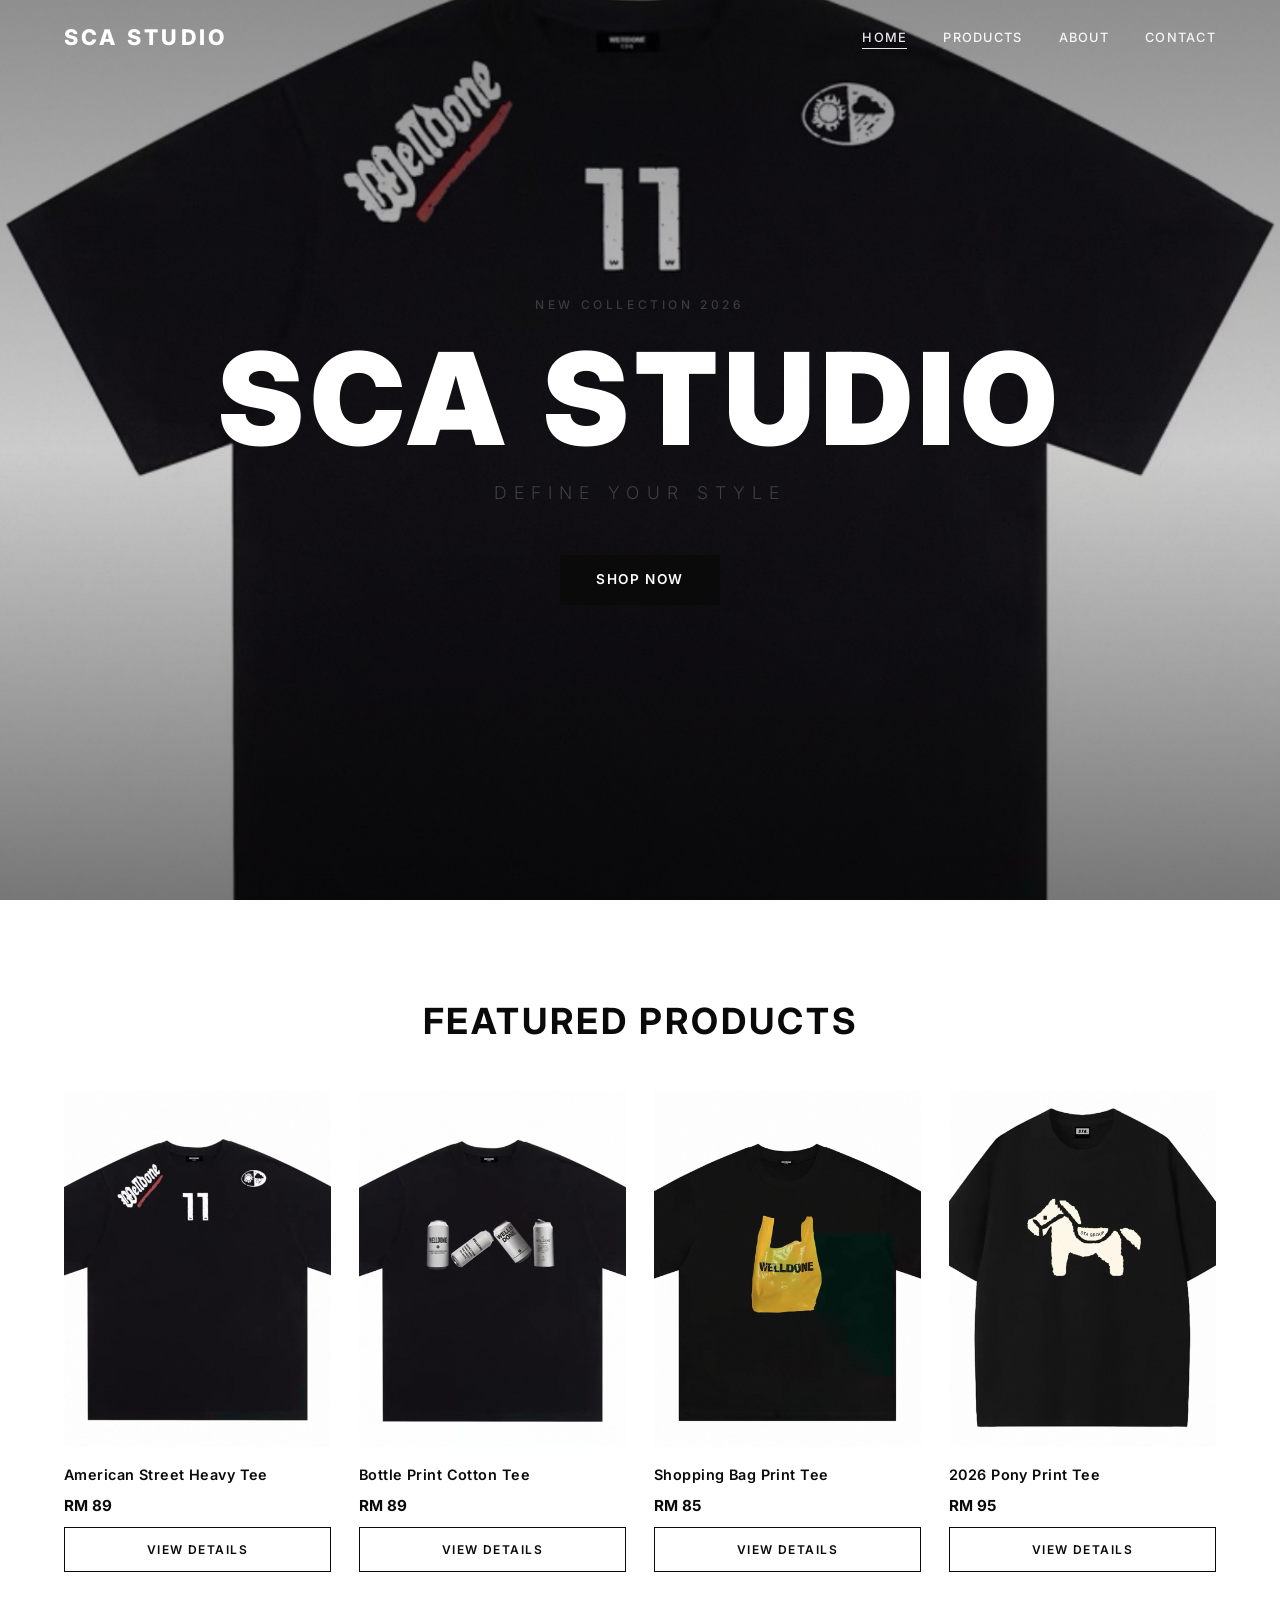
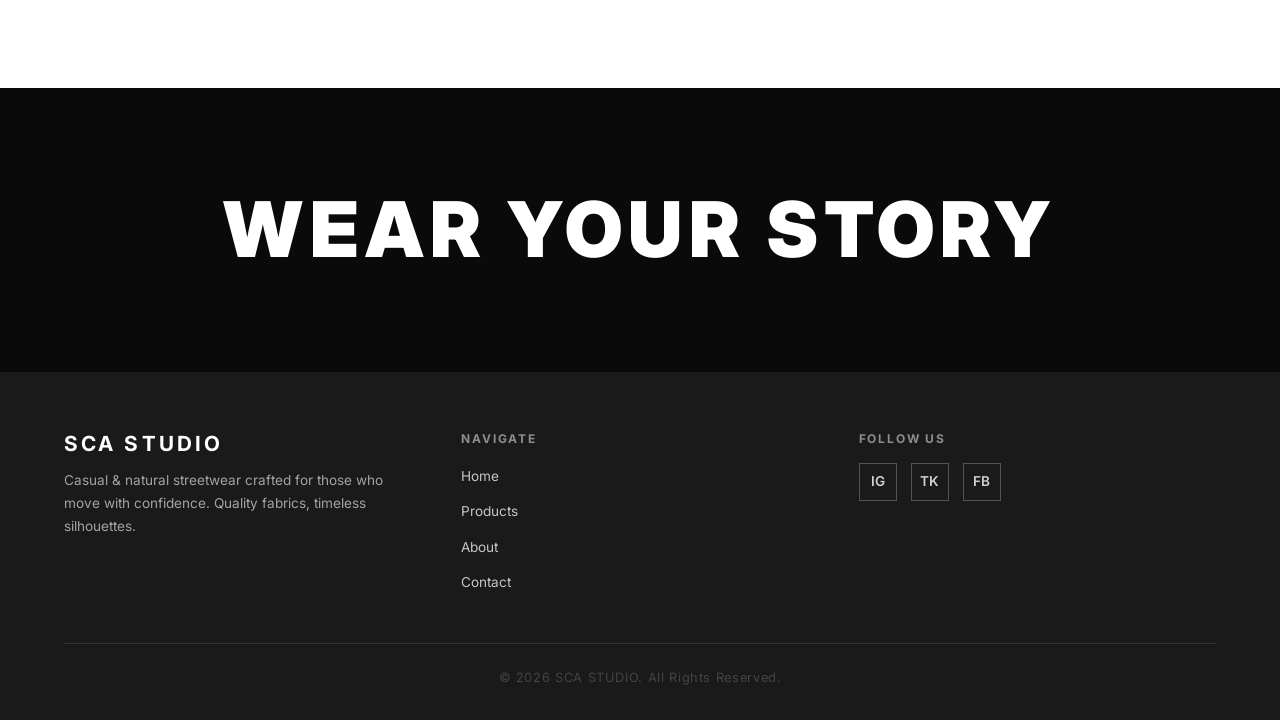
<file: index.html>
<!DOCTYPE html>
<html lang="en">
<head>
  <meta charset="UTF-8" />
  <meta name="viewport" content="width=device-width, initial-scale=1.0" />
  <meta name="description" content="SCA STUDIO — Define Your Style. Premium casual streetwear for men and women." />
  <title>SCA STUDIO — Define Your Style</title>

  <!-- Google Fonts -->
  <link rel="preconnect" href="https://fonts.googleapis.com" />
  <link rel="preconnect" href="https://fonts.gstatic.com" crossorigin />
  <link href="https://fonts.googleapis.com/css2?family=Inter:wght@300;400;500;600;700;800;900&display=swap" rel="stylesheet" />

  <link rel="stylesheet" href="css/style.css" />
</head>
<body>

  <!-- ===== NAVIGATION ===== -->
  <nav class="navbar" aria-label="Main navigation">
    <div class="container">
      <a href="index.html" class="nav-logo">SCA STUDIO</a>
      <ul class="nav-links" role="list">
        <li><a href="index.html" class="active">Home</a></li>
        <li><a href="products.html">Products</a></li>
        <li><a href="about.html">About</a></li>
        <li><a href="contact.html">Contact</a></li>
      </ul>
      <button class="hamburger" aria-label="Open menu" aria-expanded="false">
        <span></span><span></span><span></span>
      </button>
    </div>
  </nav>

  <!-- Mobile full-screen menu -->
  <nav class="mobile-menu" aria-label="Mobile navigation">
    <button class="mobile-menu-close" aria-label="Close menu">&times;</button>
    <a href="index.html">Home</a>
    <a href="products.html">Products</a>
    <a href="about.html">About</a>
    <a href="contact.html">Contact</a>
  </nav>

  <!-- ===== HERO ===== -->
  <section class="hero">
    <div class="hero-bg" style="background-image: url('素材/夏季小众潮牌高街美式 重磅男女宽松短袖T恤.jpg');"></div>
    <div class="hero-content">
      <p class="hero-eyebrow">New Collection 2026</p>
      <h1 class="hero-title">SCA STUDIO</h1>
      <p class="hero-subtitle">Define Your Style</p>
      <a href="products.html" class="btn btn-primary">SHOP NOW</a>
    </div>
  </section>

  <!-- ===== FEATURED PRODUCTS ===== -->
  <section class="featured-products">
    <div class="container">
      <h2 class="section-title">Featured Products</h2>
      <div class="products-grid">

        <!-- Product 1 -->
        <div class="product-card">
          <div class="product-card-image">
            <img src="素材/夏季小众潮牌高街美式 重磅男女宽松短袖T恤.jpg" alt="American Street Heavy Tee" loading="lazy" />
          </div>
          <div class="product-card-info">
            <p class="product-card-name">American Street Heavy Tee</p>
            <p class="product-card-price">RM 89</p>
            <a href="products.html" class="btn btn-outline">VIEW DETAILS</a>
          </div>
        </div>

        <!-- Product 2 -->
        <div class="product-card">
          <div class="product-card-image">
            <img src="素材/小众潮牌 瓶子印花男女宽松重磅纯棉短袖T恤.jpg" alt="Bottle Print Cotton Tee" loading="lazy" />
          </div>
          <div class="product-card-info">
            <p class="product-card-name">Bottle Print Cotton Tee</p>
            <p class="product-card-price">RM 89</p>
            <a href="products.html" class="btn btn-outline">VIEW DETAILS</a>
          </div>
        </div>

        <!-- Product 3 -->
        <div class="product-card">
          <div class="product-card-image">
            <img src="素材/小众潮牌休闲购物袋印花男女情侣高街宽松短袖T恤夏.jpg" alt="Shopping Bag Print Tee" loading="lazy" />
          </div>
          <div class="product-card-info">
            <p class="product-card-name">Shopping Bag Print Tee</p>
            <p class="product-card-price">RM 85</p>
            <a href="products.html" class="btn btn-outline">VIEW DETAILS</a>
          </div>
        </div>

        <!-- Product 4 -->
        <div class="product-card">
          <div class="product-card-image">
            <img src="素材/潮牌2026新款印花小马短袖t恤宽松圆领纯棉重磅夏季上衣男女生.jpg" alt="2026 Pony Print Tee" loading="lazy" />
          </div>
          <div class="product-card-info">
            <p class="product-card-name">2026 Pony Print Tee</p>
            <p class="product-card-price">RM 95</p>
            <a href="products.html" class="btn btn-outline">VIEW DETAILS</a>
          </div>
        </div>

      </div>
    </div>
  </section>

  <!-- ===== TAGLINE BANNER ===== -->
  <section class="tagline-section">
    <div class="container">
      <p class="tagline-text">WEAR YOUR STORY</p>
    </div>
  </section>

  <!-- ===== FOOTER ===== -->
  <footer class="footer">
    <div class="container">
      <div class="footer-inner">
        <div class="footer-brand">
          <h3>SCA STUDIO</h3>
          <p>Casual &amp; natural streetwear crafted for those who move with confidence. Quality fabrics, timeless silhouettes.</p>
        </div>
        <div class="footer-links">
          <h4>Navigate</h4>
          <ul>
            <li><a href="index.html">Home</a></li>
            <li><a href="products.html">Products</a></li>
            <li><a href="about.html">About</a></li>
            <li><a href="contact.html">Contact</a></li>
          </ul>
        </div>
        <div class="footer-social">
          <h4>Follow Us</h4>
          <div class="social-icons">
            <a href="#" class="social-icon" aria-label="Instagram">IG</a>
            <a href="#" class="social-icon" aria-label="TikTok">TK</a>
            <a href="#" class="social-icon" aria-label="Facebook">FB</a>
          </div>
        </div>
      </div>
      <div class="footer-bottom">
        <p>&copy; 2026 SCA STUDIO. All Rights Reserved.</p>
      </div>
    </div>
  </footer>

  <script src="js/main.js"></script>
</body>
</html>
</file>
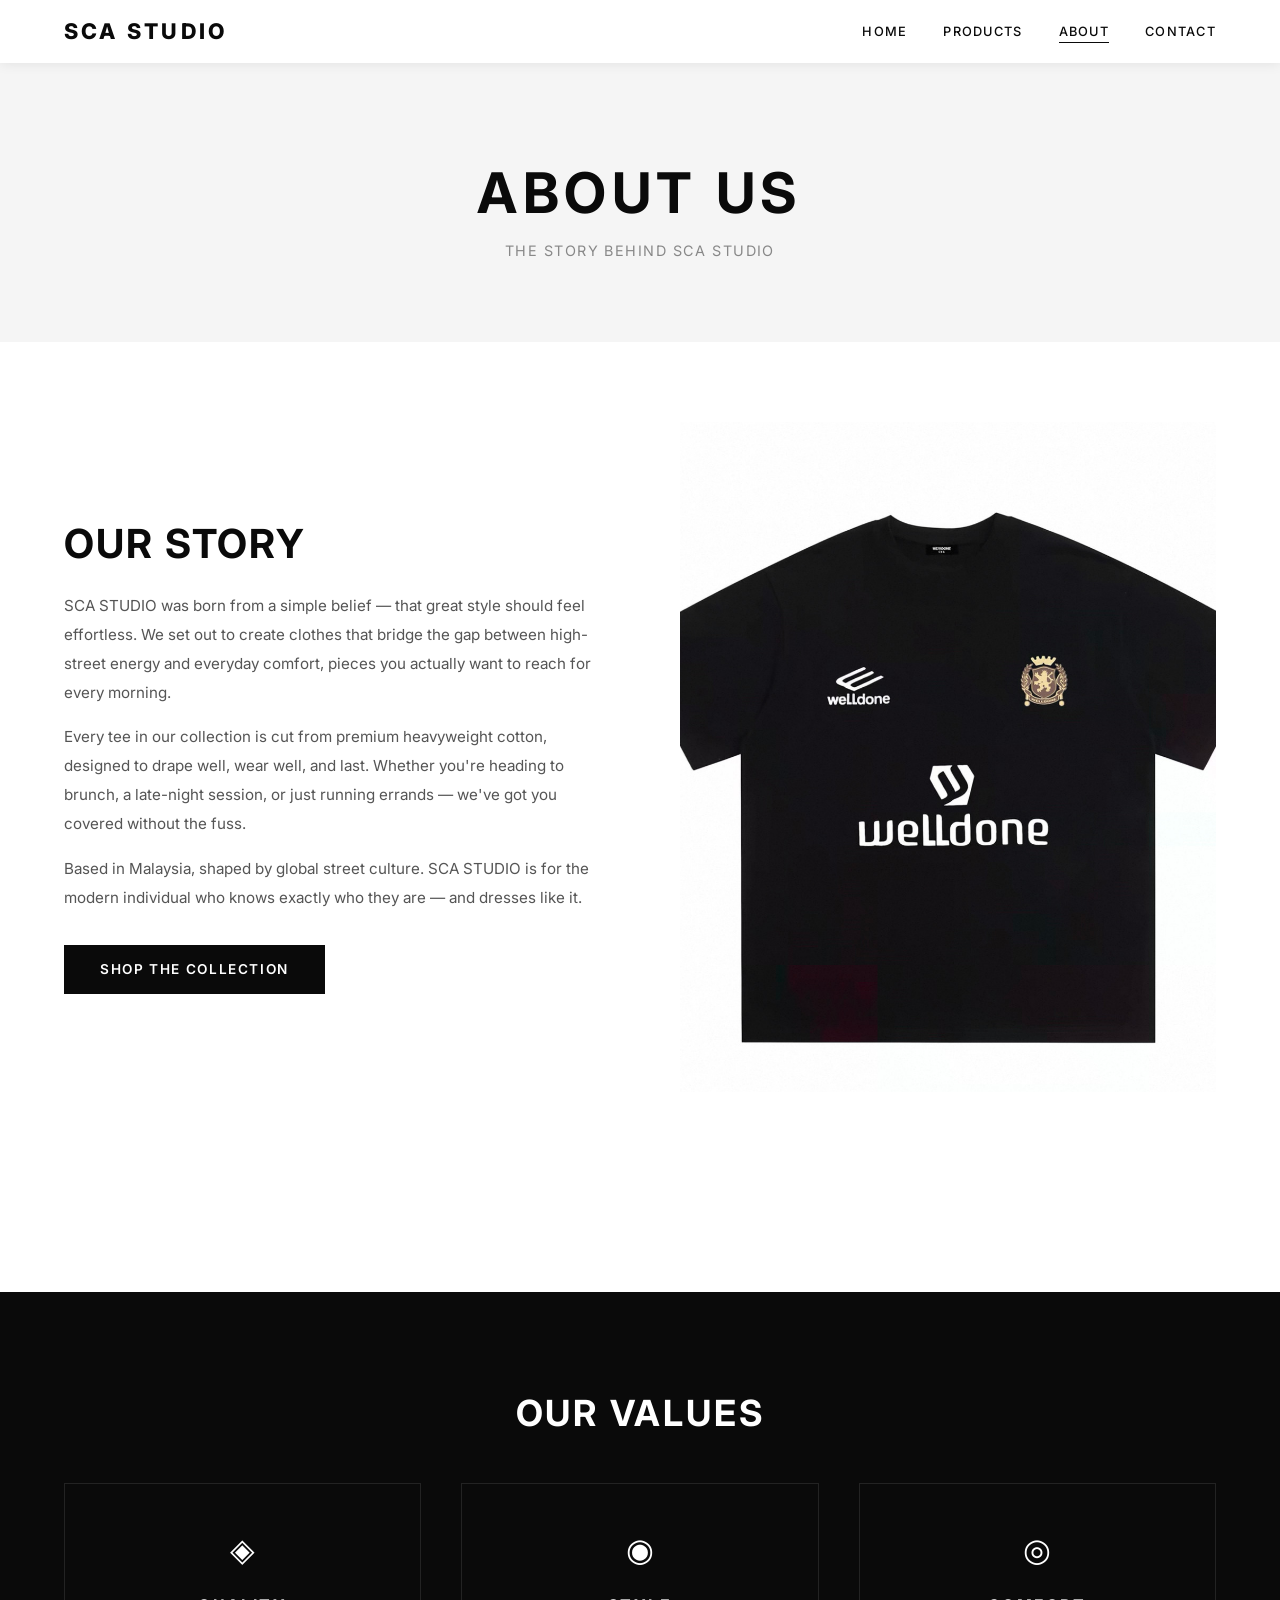
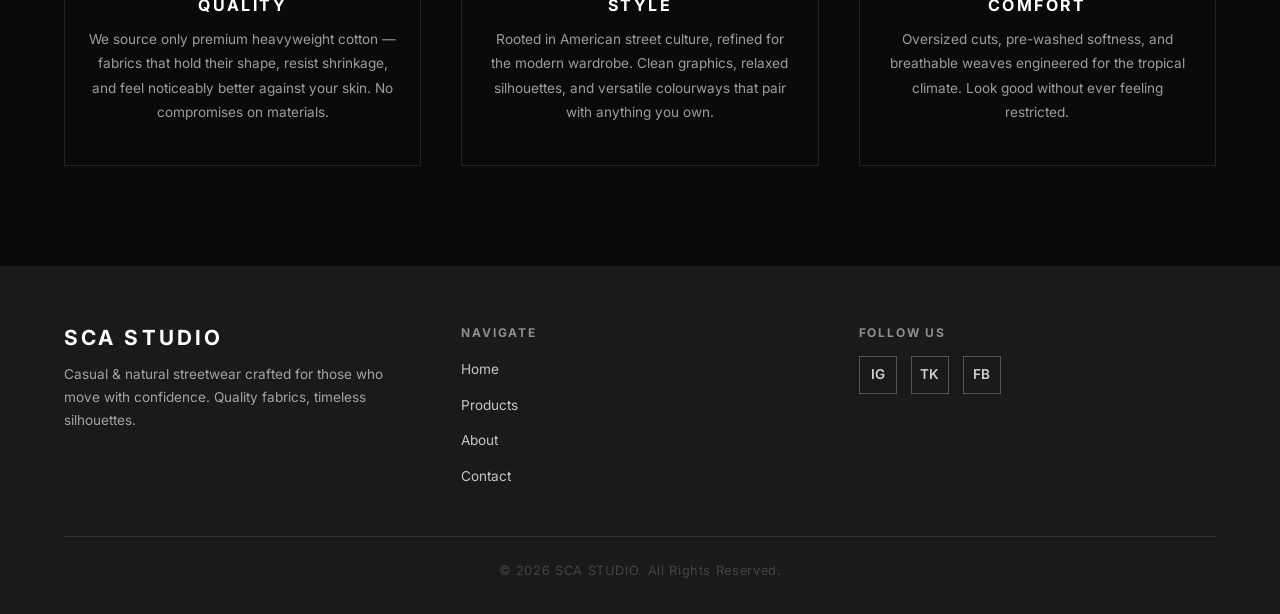
<file: about.html>
<!DOCTYPE html>
<html lang="en">
<head>
  <meta charset="UTF-8" />
  <meta name="viewport" content="width=device-width, initial-scale=1.0" />
  <meta name="description" content="About SCA STUDIO — Our story, our values, our commitment to quality streetwear." />
  <title>About — SCA STUDIO</title>

  <!-- Google Fonts -->
  <link rel="preconnect" href="https://fonts.googleapis.com" />
  <link rel="preconnect" href="https://fonts.gstatic.com" crossorigin />
  <link href="https://fonts.googleapis.com/css2?family=Inter:wght@300;400;500;600;700;800;900&display=swap" rel="stylesheet" />

  <link rel="stylesheet" href="css/style.css" />
</head>
<body>

  <!-- ===== NAVIGATION ===== -->
  <nav class="navbar opaque" aria-label="Main navigation">
    <div class="container">
      <a href="index.html" class="nav-logo">SCA STUDIO</a>
      <ul class="nav-links" role="list">
        <li><a href="index.html">Home</a></li>
        <li><a href="products.html">Products</a></li>
        <li><a href="about.html" class="active">About</a></li>
        <li><a href="contact.html">Contact</a></li>
      </ul>
      <button class="hamburger" aria-label="Open menu" aria-expanded="false">
        <span></span><span></span><span></span>
      </button>
    </div>
  </nav>

  <!-- Mobile full-screen menu -->
  <nav class="mobile-menu" aria-label="Mobile navigation">
    <button class="mobile-menu-close" aria-label="Close menu">&times;</button>
    <a href="index.html">Home</a>
    <a href="products.html">Products</a>
    <a href="about.html">About</a>
    <a href="contact.html">Contact</a>
  </nav>

  <!-- ===== PAGE HERO ===== -->
  <section class="page-hero">
    <div class="container">
      <h1>About Us</h1>
      <p>The story behind SCA STUDIO</p>
    </div>
  </section>

  <!-- ===== BRAND STORY ===== -->
  <section class="about-section">
    <div class="container">

      <div class="about-story">
        <div class="about-story-text">
          <h2>Our Story</h2>
          <p>
            SCA STUDIO was born from a simple belief — that great style should feel effortless. We set out to create
            clothes that bridge the gap between high-street energy and everyday comfort, pieces you actually want to
            reach for every morning.
          </p>
          <p>
            Every tee in our collection is cut from premium heavyweight cotton, designed to drape well, wear well, and
            last. Whether you're heading to brunch, a late-night session, or just running errands — we've got you
            covered without the fuss.
          </p>
          <p>
            Based in Malaysia, shaped by global street culture. SCA STUDIO is for the modern individual who knows
            exactly who they are — and dresses like it.
          </p>
          <a href="products.html" class="btn btn-primary" style="margin-top:16px;">Shop the Collection</a>
        </div>
        <div class="about-story-visual">
          <img src="素材/小众潮牌美式高街 重磅宽松纯棉短袖T恤男女.jpg" alt="SCA STUDIO brand image" loading="lazy" />
        </div>
      </div>

    </div>
  </section>

  <!-- ===== VALUES ===== -->
  <section class="values-section">
    <div class="container">
      <h2 class="section-title" style="color: #fff;">Our Values</h2>
      <div class="values-grid">

        <div class="value-card">
          <div class="value-icon">◈</div>
          <h3>Quality</h3>
          <p>
            We source only premium heavyweight cotton — fabrics that hold their shape, resist shrinkage, and feel
            noticeably better against your skin. No compromises on materials.
          </p>
        </div>

        <div class="value-card">
          <div class="value-icon">◉</div>
          <h3>Style</h3>
          <p>
            Rooted in American street culture, refined for the modern wardrobe. Clean graphics, relaxed silhouettes,
            and versatile colourways that pair with anything you own.
          </p>
        </div>

        <div class="value-card">
          <div class="value-icon">◎</div>
          <h3>Comfort</h3>
          <p>
            Oversized cuts, pre-washed softness, and breathable weaves engineered for the tropical climate. Look good
            without ever feeling restricted.
          </p>
        </div>

      </div>
    </div>
  </section>

  <!-- ===== FOOTER ===== -->
  <footer class="footer">
    <div class="container">
      <div class="footer-inner">
        <div class="footer-brand">
          <h3>SCA STUDIO</h3>
          <p>Casual &amp; natural streetwear crafted for those who move with confidence. Quality fabrics, timeless silhouettes.</p>
        </div>
        <div class="footer-links">
          <h4>Navigate</h4>
          <ul>
            <li><a href="index.html">Home</a></li>
            <li><a href="products.html">Products</a></li>
            <li><a href="about.html">About</a></li>
            <li><a href="contact.html">Contact</a></li>
          </ul>
        </div>
        <div class="footer-social">
          <h4>Follow Us</h4>
          <div class="social-icons">
            <a href="#" class="social-icon" aria-label="Instagram">IG</a>
            <a href="#" class="social-icon" aria-label="TikTok">TK</a>
            <a href="#" class="social-icon" aria-label="Facebook">FB</a>
          </div>
        </div>
      </div>
      <div class="footer-bottom">
        <p>&copy; 2026 SCA STUDIO. All Rights Reserved.</p>
      </div>
    </div>
  </footer>

  <script src="js/main.js"></script>
</body>
</html>
</file>
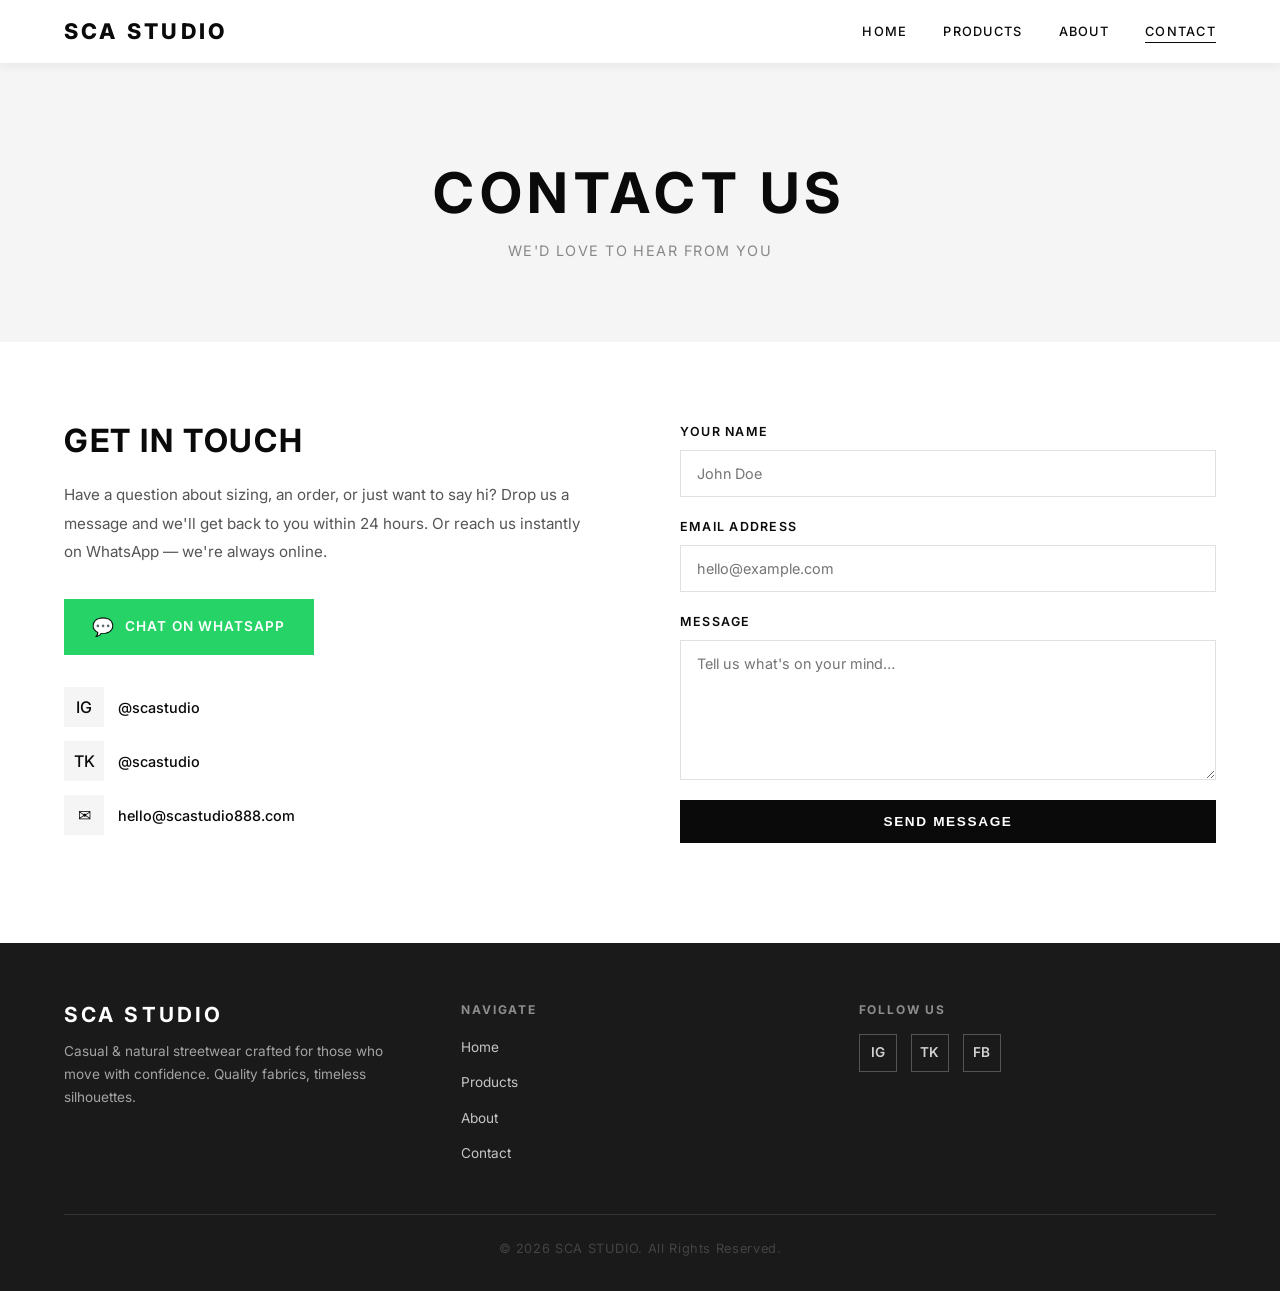
<file: contact.html>
<!DOCTYPE html>
<html lang="en">
<head>
  <meta charset="UTF-8" />
  <meta name="viewport" content="width=device-width, initial-scale=1.0" />
  <meta name="description" content="Contact SCA STUDIO — Get in touch via form, WhatsApp, or social media." />
  <title>Contact — SCA STUDIO</title>

  <!-- Google Fonts -->
  <link rel="preconnect" href="https://fonts.googleapis.com" />
  <link rel="preconnect" href="https://fonts.gstatic.com" crossorigin />
  <link href="https://fonts.googleapis.com/css2?family=Inter:wght@300;400;500;600;700;800;900&display=swap" rel="stylesheet" />

  <link rel="stylesheet" href="css/style.css" />
</head>
<body>

  <!-- ===== NAVIGATION ===== -->
  <nav class="navbar opaque" aria-label="Main navigation">
    <div class="container">
      <a href="index.html" class="nav-logo">SCA STUDIO</a>
      <ul class="nav-links" role="list">
        <li><a href="index.html">Home</a></li>
        <li><a href="products.html">Products</a></li>
        <li><a href="about.html">About</a></li>
        <li><a href="contact.html" class="active">Contact</a></li>
      </ul>
      <button class="hamburger" aria-label="Open menu" aria-expanded="false">
        <span></span><span></span><span></span>
      </button>
    </div>
  </nav>

  <!-- Mobile full-screen menu -->
  <nav class="mobile-menu" aria-label="Mobile navigation">
    <button class="mobile-menu-close" aria-label="Close menu">&times;</button>
    <a href="index.html">Home</a>
    <a href="products.html">Products</a>
    <a href="about.html">About</a>
    <a href="contact.html">Contact</a>
  </nav>

  <!-- ===== PAGE HERO ===== -->
  <section class="page-hero">
    <div class="container">
      <h1>Contact Us</h1>
      <p>We'd love to hear from you</p>
    </div>
  </section>

  <!-- ===== CONTACT ===== -->
  <section class="contact-section">
    <div class="container">
      <div class="contact-grid">

        <!-- Left: Info & Social -->
        <div class="contact-info">
          <h2>Get in Touch</h2>
          <p>
            Have a question about sizing, an order, or just want to say hi? Drop us a message and we'll get back to
            you within 24 hours. Or reach us instantly on WhatsApp — we're always online.
          </p>

          <!-- WhatsApp button -->
          <a href="https://wa.me/60123456789" target="_blank" rel="noopener noreferrer" class="whatsapp-btn" style="margin-bottom:32px; display:inline-flex;">
            <!-- Simple WhatsApp icon via unicode -->
            <span style="font-size:1.1rem;">&#128172;</span>
            Chat on WhatsApp
          </a>

          <div class="contact-links">
            <a href="https://instagram.com/scastudio" target="_blank" rel="noopener noreferrer" class="contact-link">
              <span class="contact-link-icon">IG</span>
              @scastudio
            </a>
            <a href="https://tiktok.com/@scastudio" target="_blank" rel="noopener noreferrer" class="contact-link">
              <span class="contact-link-icon">TK</span>
              @scastudio
            </a>
            <a href="mailto:hello@scastudio888.com" class="contact-link">
              <span class="contact-link-icon">✉</span>
              hello@scastudio888.com
            </a>
          </div>
        </div>

        <!-- Right: Contact form (static — no backend required) -->
        <div>
          <form
            class="contact-form"
            action="https://formspree.io/f/placeholder"
            method="POST"
            aria-label="Contact form"
          >
            <div class="form-group">
              <label for="name">Your Name</label>
              <input type="text" id="name" name="name" placeholder="John Doe" required autocomplete="name" />
            </div>

            <div class="form-group">
              <label for="email">Email Address</label>
              <input type="email" id="email" name="email" placeholder="hello@example.com" required autocomplete="email" />
            </div>

            <div class="form-group">
              <label for="message">Message</label>
              <textarea id="message" name="message" placeholder="Tell us what's on your mind…" required></textarea>
            </div>

            <button type="submit" class="btn btn-primary" style="width:100%;">SEND MESSAGE</button>
          </form>
        </div>

      </div>
    </div>
  </section>

  <!-- ===== FOOTER ===== -->
  <footer class="footer">
    <div class="container">
      <div class="footer-inner">
        <div class="footer-brand">
          <h3>SCA STUDIO</h3>
          <p>Casual &amp; natural streetwear crafted for those who move with confidence. Quality fabrics, timeless silhouettes.</p>
        </div>
        <div class="footer-links">
          <h4>Navigate</h4>
          <ul>
            <li><a href="index.html">Home</a></li>
            <li><a href="products.html">Products</a></li>
            <li><a href="about.html">About</a></li>
            <li><a href="contact.html">Contact</a></li>
          </ul>
        </div>
        <div class="footer-social">
          <h4>Follow Us</h4>
          <div class="social-icons">
            <a href="#" class="social-icon" aria-label="Instagram">IG</a>
            <a href="#" class="social-icon" aria-label="TikTok">TK</a>
            <a href="#" class="social-icon" aria-label="Facebook">FB</a>
          </div>
        </div>
      </div>
      <div class="footer-bottom">
        <p>&copy; 2026 SCA STUDIO. All Rights Reserved.</p>
      </div>
    </div>
  </footer>

  <script src="js/main.js"></script>
</body>
</html>
</file>
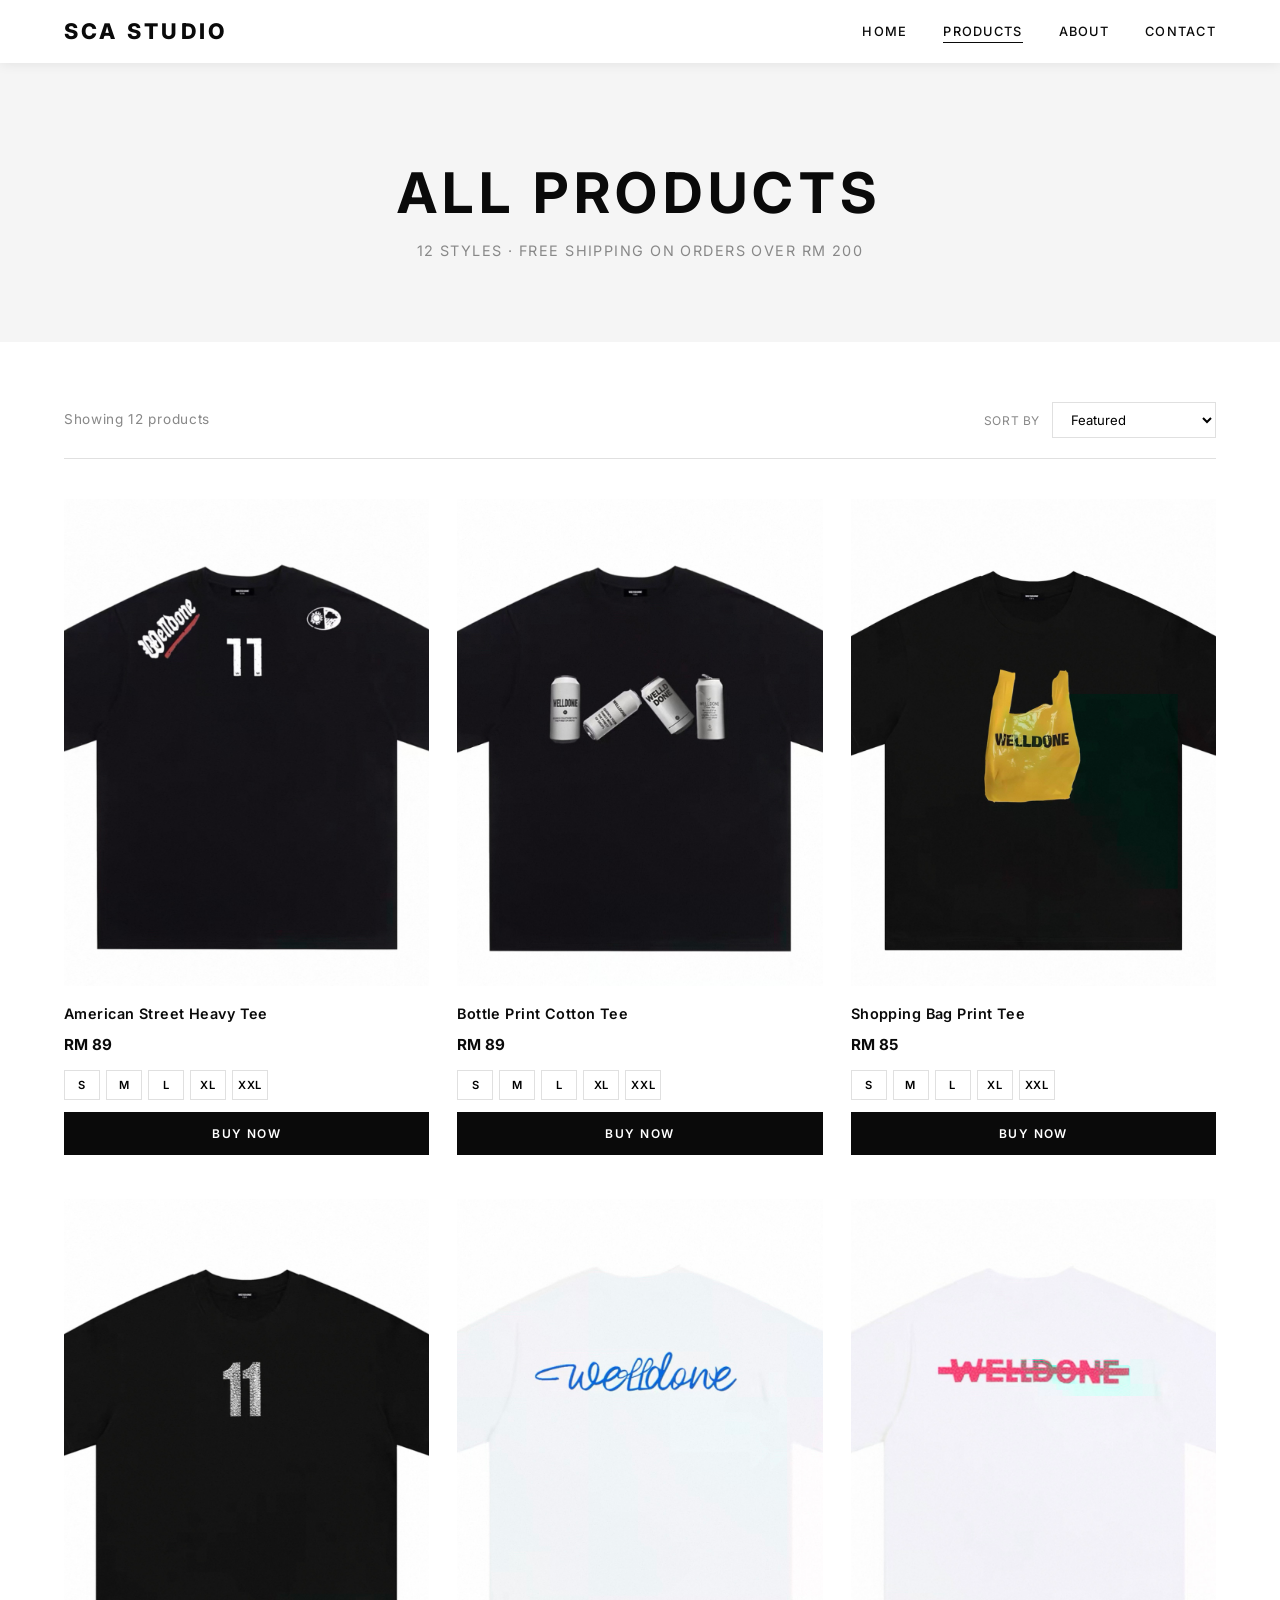
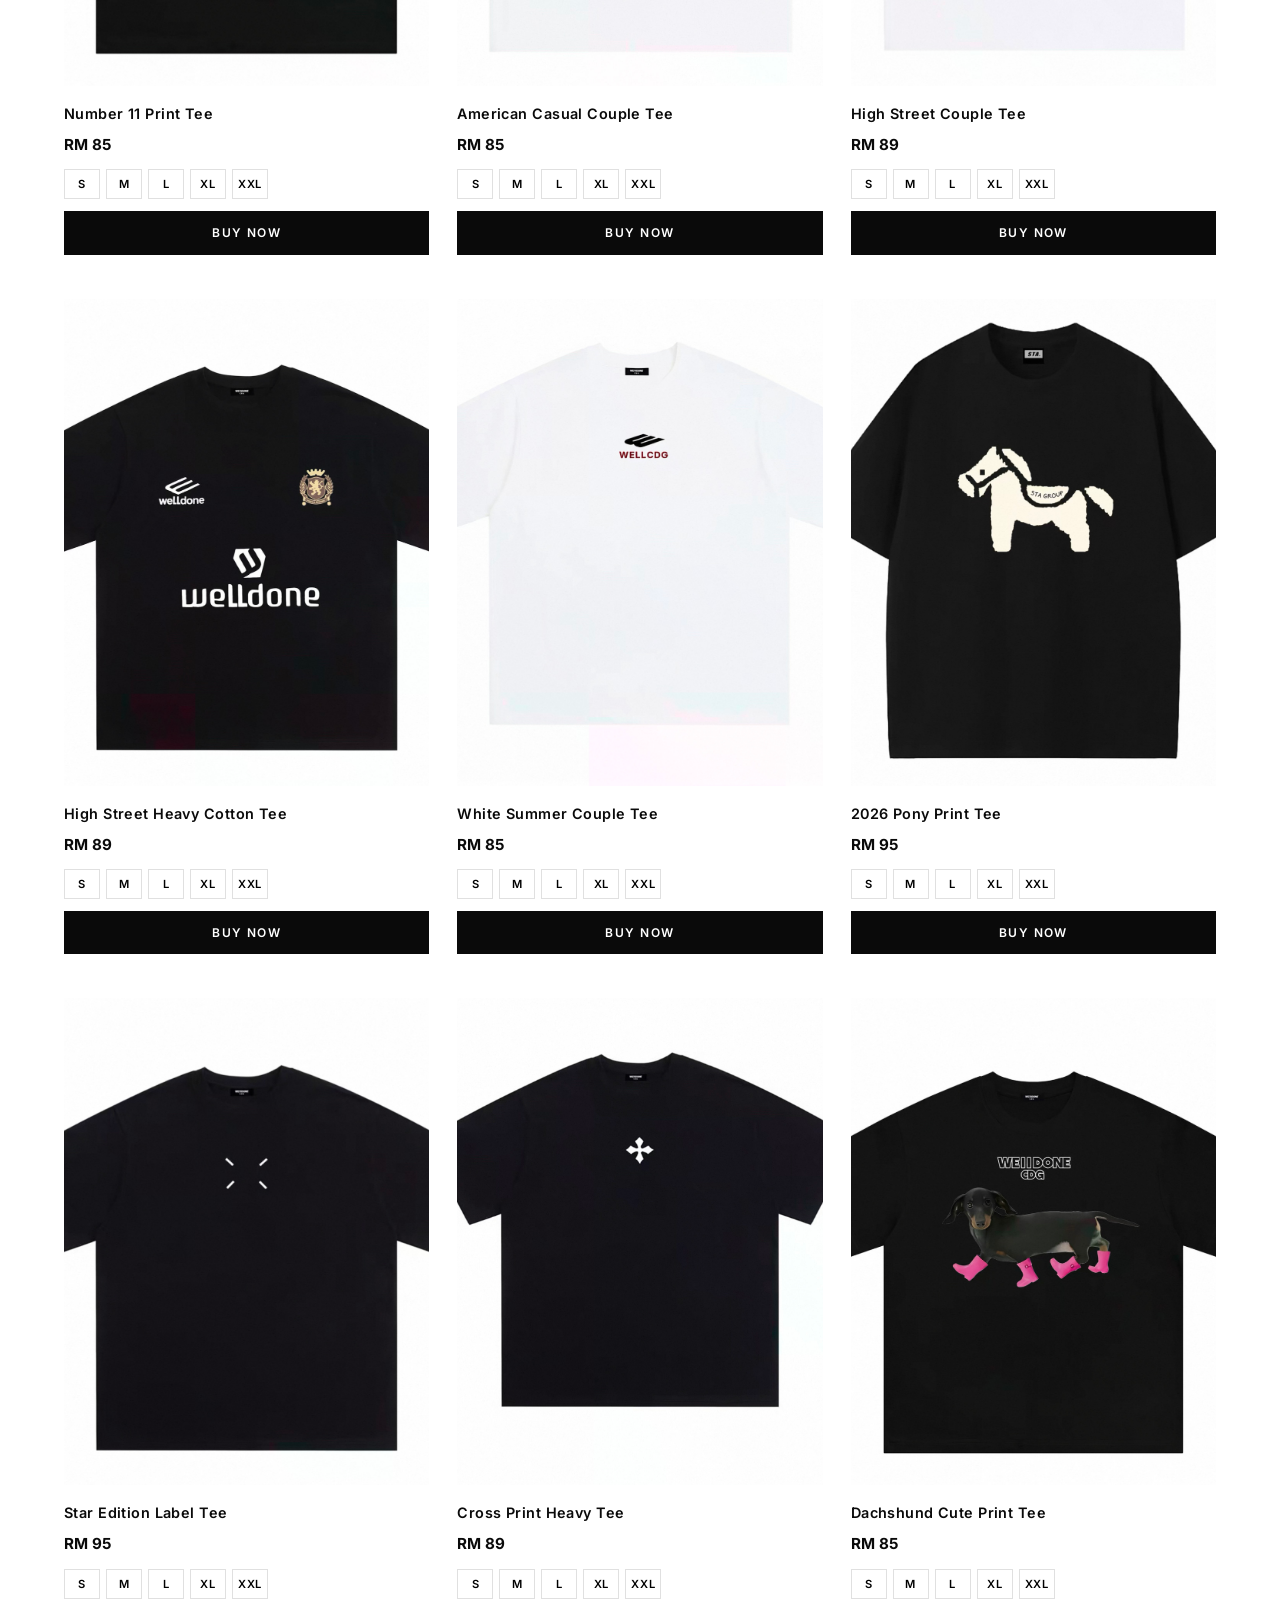
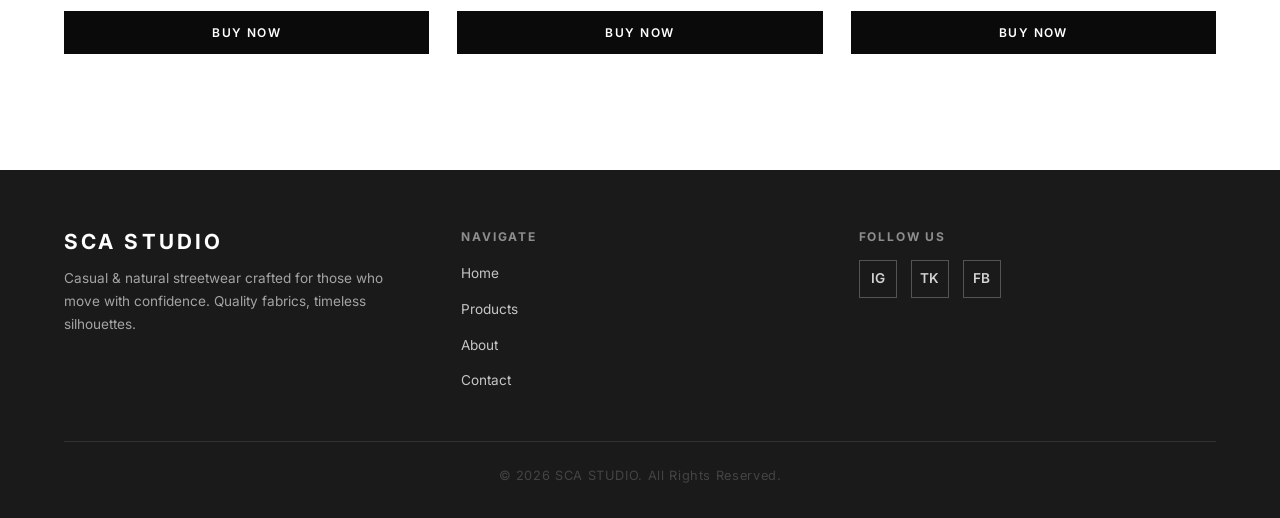
<file: products.html>
<!DOCTYPE html>
<html lang="en">
<head>
  <meta charset="UTF-8" />
  <meta name="viewport" content="width=device-width, initial-scale=1.0" />
  <meta name="description" content="SCA STUDIO Products — Browse our full collection of premium casual streetwear." />
  <title>Products — SCA STUDIO</title>

  <!-- Google Fonts -->
  <link rel="preconnect" href="https://fonts.googleapis.com" />
  <link rel="preconnect" href="https://fonts.gstatic.com" crossorigin />
  <link href="https://fonts.googleapis.com/css2?family=Inter:wght@300;400;500;600;700;800;900&display=swap" rel="stylesheet" />

  <link rel="stylesheet" href="css/style.css" />
</head>
<body>

  <!-- ===== NAVIGATION ===== -->
  <nav class="navbar opaque" aria-label="Main navigation">
    <div class="container">
      <a href="index.html" class="nav-logo">SCA STUDIO</a>
      <ul class="nav-links" role="list">
        <li><a href="index.html">Home</a></li>
        <li><a href="products.html" class="active">Products</a></li>
        <li><a href="about.html">About</a></li>
        <li><a href="contact.html">Contact</a></li>
      </ul>
      <button class="hamburger" aria-label="Open menu" aria-expanded="false">
        <span></span><span></span><span></span>
      </button>
    </div>
  </nav>

  <!-- Mobile full-screen menu -->
  <nav class="mobile-menu" aria-label="Mobile navigation">
    <button class="mobile-menu-close" aria-label="Close menu">&times;</button>
    <a href="index.html">Home</a>
    <a href="products.html">Products</a>
    <a href="about.html">About</a>
    <a href="contact.html">Contact</a>
  </nav>

  <!-- ===== PAGE HERO ===== -->
  <section class="page-hero">
    <div class="container">
      <h1>All Products</h1>
      <p>12 styles · Free shipping on orders over RM 200</p>
    </div>
  </section>

  <!-- ===== PRODUCTS ===== -->
  <section class="products-section">
    <div class="container">

      <!-- Toolbar (display only) -->
      <div class="products-toolbar">
        <span class="products-count">Showing 12 products</span>
        <div class="products-sort">
          <label for="sort-select">Sort by</label>
          <select id="sort-select" aria-label="Sort products">
            <option>Featured</option>
            <option>Price: Low to High</option>
            <option>Price: High to Low</option>
            <option>Newest</option>
          </select>
        </div>
      </div>

      <!-- 12-product grid -->
      <div class="products-grid grid-3">

        <!-- 01 -->
        <div class="product-card">
          <div class="product-card-image">
            <img src="素材/夏季小众潮牌高街美式 重磅男女宽松短袖T恤.jpg" alt="American Street Heavy Tee" loading="lazy" />
          </div>
          <div class="product-card-info">
            <p class="product-card-name">American Street Heavy Tee</p>
            <p class="product-card-price">RM 89</p>
            <div class="size-selector" aria-label="Select size">
              <button class="size-btn" type="button">S</button>
              <button class="size-btn" type="button">M</button>
              <button class="size-btn" type="button">L</button>
              <button class="size-btn" type="button">XL</button>
              <button class="size-btn" type="button">XXL</button>
            </div>
            <a href="#hitpay-placeholder" class="btn btn-primary">BUY NOW</a>
          </div>
        </div>

        <!-- 02 -->
        <div class="product-card">
          <div class="product-card-image">
            <img src="素材/小众潮牌 瓶子印花男女宽松重磅纯棉短袖T恤.jpg" alt="Bottle Print Cotton Tee" loading="lazy" />
          </div>
          <div class="product-card-info">
            <p class="product-card-name">Bottle Print Cotton Tee</p>
            <p class="product-card-price">RM 89</p>
            <div class="size-selector" aria-label="Select size">
              <button class="size-btn" type="button">S</button>
              <button class="size-btn" type="button">M</button>
              <button class="size-btn" type="button">L</button>
              <button class="size-btn" type="button">XL</button>
              <button class="size-btn" type="button">XXL</button>
            </div>
            <a href="#hitpay-placeholder" class="btn btn-primary">BUY NOW</a>
          </div>
        </div>

        <!-- 03 -->
        <div class="product-card">
          <div class="product-card-image">
            <img src="素材/小众潮牌休闲购物袋印花男女情侣高街宽松短袖T恤夏.jpg" alt="Shopping Bag Print Tee" loading="lazy" />
          </div>
          <div class="product-card-info">
            <p class="product-card-name">Shopping Bag Print Tee</p>
            <p class="product-card-price">RM 85</p>
            <div class="size-selector" aria-label="Select size">
              <button class="size-btn" type="button">S</button>
              <button class="size-btn" type="button">M</button>
              <button class="size-btn" type="button">L</button>
              <button class="size-btn" type="button">XL</button>
              <button class="size-btn" type="button">XXL</button>
            </div>
            <a href="#hitpay-placeholder" class="btn btn-primary">BUY NOW</a>
          </div>
        </div>

        <!-- 04 -->
        <div class="product-card">
          <div class="product-card-image">
            <img src="素材/小众潮牌数字11印花男女休闲宽松百搭纯棉短袖T恤ins.jpg" alt="Number 11 Print Tee" loading="lazy" />
          </div>
          <div class="product-card-info">
            <p class="product-card-name">Number 11 Print Tee</p>
            <p class="product-card-price">RM 85</p>
            <div class="size-selector" aria-label="Select size">
              <button class="size-btn" type="button">S</button>
              <button class="size-btn" type="button">M</button>
              <button class="size-btn" type="button">L</button>
              <button class="size-btn" type="button">XL</button>
              <button class="size-btn" type="button">XXL</button>
            </div>
            <a href="#hitpay-placeholder" class="btn btn-primary">BUY NOW</a>
          </div>
        </div>

        <!-- 05 -->
        <div class="product-card">
          <div class="product-card-image">
            <img src="素材/小众潮牌美式夏季休闲宽松男女情侣款纯棉短袖T恤ins.jpg" alt="American Casual Couple Tee" loading="lazy" />
          </div>
          <div class="product-card-info">
            <p class="product-card-name">American Casual Couple Tee</p>
            <p class="product-card-price">RM 85</p>
            <div class="size-selector" aria-label="Select size">
              <button class="size-btn" type="button">S</button>
              <button class="size-btn" type="button">M</button>
              <button class="size-btn" type="button">L</button>
              <button class="size-btn" type="button">XL</button>
              <button class="size-btn" type="button">XXL</button>
            </div>
            <a href="#hitpay-placeholder" class="btn btn-primary">BUY NOW</a>
          </div>
        </div>

        <!-- 06 -->
        <div class="product-card">
          <div class="product-card-image">
            <img src="素材/小众潮牌美式高街 男女情侣宽松纯棉短袖T恤.jpg" alt="High Street Couple Tee" loading="lazy" />
          </div>
          <div class="product-card-info">
            <p class="product-card-name">High Street Couple Tee</p>
            <p class="product-card-price">RM 89</p>
            <div class="size-selector" aria-label="Select size">
              <button class="size-btn" type="button">S</button>
              <button class="size-btn" type="button">M</button>
              <button class="size-btn" type="button">L</button>
              <button class="size-btn" type="button">XL</button>
              <button class="size-btn" type="button">XXL</button>
            </div>
            <a href="#hitpay-placeholder" class="btn btn-primary">BUY NOW</a>
          </div>
        </div>

        <!-- 07 -->
        <div class="product-card">
          <div class="product-card-image">
            <img src="素材/小众潮牌美式高街 重磅宽松纯棉短袖T恤男女.jpg" alt="High Street Heavy Cotton Tee" loading="lazy" />
          </div>
          <div class="product-card-info">
            <p class="product-card-name">High Street Heavy Cotton Tee</p>
            <p class="product-card-price">RM 89</p>
            <div class="size-selector" aria-label="Select size">
              <button class="size-btn" type="button">S</button>
              <button class="size-btn" type="button">M</button>
              <button class="size-btn" type="button">L</button>
              <button class="size-btn" type="button">XL</button>
              <button class="size-btn" type="button">XXL</button>
            </div>
            <a href="#hitpay-placeholder" class="btn btn-primary">BUY NOW</a>
          </div>
        </div>

        <!-- 08 -->
        <div class="product-card">
          <div class="product-card-image">
            <img src="素材/小众高街美式夏季宽松男女情侣白色纯棉半袖短袖T恤.jpg" alt="White Summer Couple Tee" loading="lazy" />
          </div>
          <div class="product-card-info">
            <p class="product-card-name">White Summer Couple Tee</p>
            <p class="product-card-price">RM 85</p>
            <div class="size-selector" aria-label="Select size">
              <button class="size-btn" type="button">S</button>
              <button class="size-btn" type="button">M</button>
              <button class="size-btn" type="button">L</button>
              <button class="size-btn" type="button">XL</button>
              <button class="size-btn" type="button">XXL</button>
            </div>
            <a href="#hitpay-placeholder" class="btn btn-primary">BUY NOW</a>
          </div>
        </div>

        <!-- 09 -->
        <div class="product-card">
          <div class="product-card-image">
            <img src="素材/潮牌2026新款印花小马短袖t恤宽松圆领纯棉重磅夏季上衣男女生.jpg" alt="2026 Pony Print Tee" loading="lazy" />
          </div>
          <div class="product-card-info">
            <p class="product-card-name">2026 Pony Print Tee</p>
            <p class="product-card-price">RM 95</p>
            <div class="size-selector" aria-label="Select size">
              <button class="size-btn" type="button">S</button>
              <button class="size-btn" type="button">M</button>
              <button class="size-btn" type="button">L</button>
              <button class="size-btn" type="button">XL</button>
              <button class="size-btn" type="button">XXL</button>
            </div>
            <a href="#hitpay-placeholder" class="btn btn-primary">BUY NOW</a>
          </div>
        </div>

        <!-- 10 -->
        <div class="product-card">
          <div class="product-card-image">
            <img src="素材/王嘉尔明星同款四角标图案印花男女宽松纯棉短袖t恤.jpg" alt="Star Edition Label Tee" loading="lazy" />
          </div>
          <div class="product-card-info">
            <p class="product-card-name">Star Edition Label Tee</p>
            <p class="product-card-price">RM 95</p>
            <div class="size-selector" aria-label="Select size">
              <button class="size-btn" type="button">S</button>
              <button class="size-btn" type="button">M</button>
              <button class="size-btn" type="button">L</button>
              <button class="size-btn" type="button">XL</button>
              <button class="size-btn" type="button">XXL</button>
            </div>
            <a href="#hitpay-placeholder" class="btn btn-primary">BUY NOW</a>
          </div>
        </div>

        <!-- 11 -->
        <div class="product-card">
          <div class="product-card-image">
            <img src="素材/美式潮牌十字架纯棉重磅短袖t恤男生宽松百搭情侣上衣潮流男装.jpg" alt="Cross Print Heavy Tee" loading="lazy" />
          </div>
          <div class="product-card-info">
            <p class="product-card-name">Cross Print Heavy Tee</p>
            <p class="product-card-price">RM 89</p>
            <div class="size-selector" aria-label="Select size">
              <button class="size-btn" type="button">S</button>
              <button class="size-btn" type="button">M</button>
              <button class="size-btn" type="button">L</button>
              <button class="size-btn" type="button">XL</button>
              <button class="size-btn" type="button">XXL</button>
            </div>
            <a href="#hitpay-placeholder" class="btn btn-primary">BUY NOW</a>
          </div>
        </div>

        <!-- 12 -->
        <div class="product-card">
          <div class="product-card-image">
            <img src="素材/赵露思同款腊肠狗狗可爱百搭宽松男女纯棉短袖T恤夏.jpg" alt="Dachshund Cute Print Tee" loading="lazy" />
          </div>
          <div class="product-card-info">
            <p class="product-card-name">Dachshund Cute Print Tee</p>
            <p class="product-card-price">RM 85</p>
            <div class="size-selector" aria-label="Select size">
              <button class="size-btn" type="button">S</button>
              <button class="size-btn" type="button">M</button>
              <button class="size-btn" type="button">L</button>
              <button class="size-btn" type="button">XL</button>
              <button class="size-btn" type="button">XXL</button>
            </div>
            <a href="#hitpay-placeholder" class="btn btn-primary">BUY NOW</a>
          </div>
        </div>

      </div><!-- /.products-grid -->
    </div><!-- /.container -->
  </section>

  <!-- ===== FOOTER ===== -->
  <footer class="footer">
    <div class="container">
      <div class="footer-inner">
        <div class="footer-brand">
          <h3>SCA STUDIO</h3>
          <p>Casual &amp; natural streetwear crafted for those who move with confidence. Quality fabrics, timeless silhouettes.</p>
        </div>
        <div class="footer-links">
          <h4>Navigate</h4>
          <ul>
            <li><a href="index.html">Home</a></li>
            <li><a href="products.html">Products</a></li>
            <li><a href="about.html">About</a></li>
            <li><a href="contact.html">Contact</a></li>
          </ul>
        </div>
        <div class="footer-social">
          <h4>Follow Us</h4>
          <div class="social-icons">
            <a href="#" class="social-icon" aria-label="Instagram">IG</a>
            <a href="#" class="social-icon" aria-label="TikTok">TK</a>
            <a href="#" class="social-icon" aria-label="Facebook">FB</a>
          </div>
        </div>
      </div>
      <div class="footer-bottom">
        <p>&copy; 2026 SCA STUDIO. All Rights Reserved.</p>
      </div>
    </div>
  </footer>

  <script src="js/main.js"></script>
</body>
</html>
</file>
<file: css/style.css>
/* ============================================================
   SCA STUDIO — Global Stylesheet
   Brand: Casual & Natural | Black & White | Streetwear
   ============================================================ */

/* ---------- CSS Variables ---------- */
:root {
  --black:   #0a0a0a;
  --white:   #ffffff;
  --gray:    #f5f5f5;
  --accent:  #1a1a1a;
  --mid-gray: #888888;
  --border:  #e0e0e0;
  --cream:   #f8f7f4;
  --transition: 0.3s ease;
}

/* ---------- Reset & Base ---------- */
*, *::before, *::after {
  box-sizing: border-box;
  margin: 0;
  padding: 0;
}

html {
  scroll-behavior: smooth;
  font-size: 16px;
}

body {
  font-family: 'Inter', sans-serif;
  background-color: var(--white);
  color: var(--black);
  line-height: 1.6;
  -webkit-font-smoothing: antialiased;
}

img {
  display: block;
  max-width: 100%;
  height: auto;
}

a {
  text-decoration: none;
  color: inherit;
}

ul {
  list-style: none;
}

/* ---------- Typography ---------- */
h1, h2, h3, h4 {
  font-weight: 700;
  line-height: 1.2;
  letter-spacing: -0.02em;
}

p {
  color: #444;
}

/* ---------- Utility ---------- */
.container {
  max-width: 1200px;
  margin: 0 auto;
  padding: 0 24px;
}

.section-title {
  font-size: clamp(1.5rem, 3vw, 2.25rem);
  font-weight: 700;
  text-align: center;
  margin-bottom: 48px;
  letter-spacing: 0.08em;
  text-transform: uppercase;
}

.btn {
  display: inline-block;
  padding: 14px 36px;
  font-size: 0.85rem;
  font-weight: 600;
  letter-spacing: 0.12em;
  text-transform: uppercase;
  cursor: pointer;
  border: none;
  transition: background-color var(--transition), color var(--transition), transform var(--transition);
}

.btn-primary {
  background-color: var(--black);
  color: var(--white);
}

.btn-primary:hover {
  background-color: var(--accent);
  transform: translateY(-2px);
}

.btn-outline {
  background-color: transparent;
  color: var(--black);
  border: 1.5px solid var(--black);
}

.btn-outline:hover {
  background-color: var(--black);
  color: var(--white);
  transform: translateY(-2px);
}

/* ============================================================
   NAVIGATION
   ============================================================ */
.navbar {
  position: fixed;
  top: 0;
  left: 0;
  right: 0;
  z-index: 1000;
  padding: 20px 0;
  transition: background-color var(--transition), box-shadow var(--transition), padding var(--transition);
  background-color: transparent;
}

.navbar.scrolled {
  background-color: var(--white);
  box-shadow: 0 1px 12px rgba(0, 0, 0, 0.08);
  padding: 14px 0;
}

/* Opaque navbar on non-hero pages */
.navbar.opaque {
  background-color: var(--white);
  box-shadow: 0 1px 12px rgba(0, 0, 0, 0.08);
  padding: 14px 0;
}

.navbar .container {
  display: flex;
  align-items: center;
  justify-content: space-between;
}

/* Logo */
.nav-logo {
  font-size: 1.35rem;
  font-weight: 800;
  letter-spacing: 0.15em;
  text-transform: uppercase;
  color: var(--white);
  transition: color var(--transition);
}

.navbar.scrolled .nav-logo,
.navbar.opaque .nav-logo {
  color: var(--black);
}

/* Nav Links */
.nav-links {
  display: flex;
  gap: 36px;
  align-items: center;
}

.nav-links a {
  font-size: 0.8rem;
  font-weight: 500;
  letter-spacing: 0.1em;
  text-transform: uppercase;
  color: rgba(255, 255, 255, 0.9);
  transition: color var(--transition);
  position: relative;
}

.nav-links a::after {
  content: '';
  position: absolute;
  bottom: -4px;
  left: 0;
  width: 0;
  height: 1.5px;
  background-color: currentColor;
  transition: width var(--transition);
}

.nav-links a:hover::after,
.nav-links a.active::after {
  width: 100%;
}

.navbar.scrolled .nav-links a,
.navbar.opaque .nav-links a {
  color: var(--black);
}

/* Hamburger */
.hamburger {
  display: none;
  flex-direction: column;
  gap: 5px;
  cursor: pointer;
  background: none;
  border: none;
  padding: 4px;
}

.hamburger span {
  display: block;
  width: 24px;
  height: 2px;
  background-color: var(--white);
  transition: transform var(--transition), opacity var(--transition), background-color var(--transition);
}

.navbar.scrolled .hamburger span,
.navbar.opaque .hamburger span {
  background-color: var(--black);
}

.hamburger.open span:nth-child(1) { transform: translateY(7px) rotate(45deg); }
.hamburger.open span:nth-child(2) { opacity: 0; }
.hamburger.open span:nth-child(3) { transform: translateY(-7px) rotate(-45deg); }

/* Mobile menu */
.mobile-menu {
  display: none;
  position: fixed;
  top: 0;
  left: 0;
  right: 0;
  bottom: 0;
  background-color: var(--black);
  z-index: 999;
  flex-direction: column;
  align-items: center;
  justify-content: center;
  gap: 40px;
  opacity: 0;
  pointer-events: none;
  transition: opacity var(--transition);
}

.mobile-menu.active {
  display: flex;
  opacity: 1;
  pointer-events: all;
}

.mobile-menu a {
  font-size: 2rem;
  font-weight: 700;
  letter-spacing: 0.1em;
  text-transform: uppercase;
  color: var(--white);
  transition: color var(--transition);
}

.mobile-menu a:hover {
  color: var(--mid-gray);
}

.mobile-menu-close {
  position: absolute;
  top: 20px;
  right: 24px;
  background: none;
  border: none;
  color: var(--white);
  font-size: 2rem;
  cursor: pointer;
  line-height: 1;
}

/* ============================================================
   HERO SECTION
   ============================================================ */
.hero {
  position: relative;
  height: 100vh;
  min-height: 600px;
  display: flex;
  align-items: center;
  justify-content: center;
  overflow: hidden;
}

.hero-bg {
  position: absolute;
  inset: 0;
  background-size: cover;
  background-position: center;
  background-repeat: no-repeat;
  transform: scale(1.05);
  transition: transform 8s ease;
}

.hero-bg::after {
  content: '';
  position: absolute;
  inset: 0;
  background: linear-gradient(to bottom, rgba(0,0,0,0.45) 0%, rgba(0,0,0,0.2) 50%, rgba(0,0,0,0.55) 100%);
}

.hero:hover .hero-bg {
  transform: scale(1);
}

.hero-content {
  position: relative;
  z-index: 1;
  text-align: center;
  color: var(--white);
  padding: 0 24px;
}

.hero-eyebrow {
  font-size: 0.75rem;
  font-weight: 500;
  letter-spacing: 0.3em;
  text-transform: uppercase;
  margin-bottom: 20px;
  opacity: 0.85;
}

.hero-title {
  font-size: clamp(3.5rem, 10vw, 8rem);
  font-weight: 900;
  letter-spacing: 0.05em;
  text-transform: uppercase;
  margin-bottom: 16px;
  line-height: 1;
}

.hero-subtitle {
  font-size: clamp(0.9rem, 2vw, 1.1rem);
  font-weight: 300;
  letter-spacing: 0.4em;
  text-transform: uppercase;
  margin-bottom: 48px;
  opacity: 0.9;
}

/* ============================================================
   FEATURED PRODUCTS (Homepage)
   ============================================================ */
.featured-products {
  padding: 100px 0;
  background-color: var(--white);
}

/* ============================================================
   PRODUCT GRID & CARD
   ============================================================ */
.products-grid {
  display: grid;
  grid-template-columns: repeat(4, 1fr);
  gap: 28px;
}

.products-grid.grid-3 {
  grid-template-columns: repeat(3, 1fr);
}

.products-grid.grid-2 {
  grid-template-columns: repeat(2, 1fr);
}

.product-card {
  background-color: var(--white);
  display: flex;
  flex-direction: column;
}

.product-card-image {
  position: relative;
  overflow: hidden;
  aspect-ratio: 3 / 4;
  background-color: var(--gray);
}

.product-card-image img {
  width: 100%;
  height: 100%;
  object-fit: cover;
  transition: transform 0.5s ease;
}

.product-card:hover .product-card-image img {
  transform: scale(1.06);
}

.product-card-info {
  padding: 16px 0;
  flex: 1;
  display: flex;
  flex-direction: column;
  gap: 8px;
}

.product-card-name {
  font-size: 0.9rem;
  font-weight: 600;
  letter-spacing: 0.03em;
  color: var(--black);
}

.product-card-price {
  font-size: 0.95rem;
  font-weight: 700;
  color: var(--black);
}

.product-card .btn {
  margin-top: auto;
  width: 100%;
  text-align: center;
  padding: 12px 20px;
  font-size: 0.75rem;
}

/* Size selector (products page) */
.size-selector {
  display: flex;
  gap: 6px;
  flex-wrap: wrap;
  margin: 4px 0;
}

.size-btn {
  width: 36px;
  height: 30px;
  border: 1.5px solid var(--border);
  background: transparent;
  font-size: 0.7rem;
  font-weight: 600;
  cursor: pointer;
  letter-spacing: 0.05em;
  transition: background-color var(--transition), border-color var(--transition), color var(--transition);
  display: flex;
  align-items: center;
  justify-content: center;
  font-family: 'Inter', sans-serif;
}

.size-btn:hover,
.size-btn.selected {
  background-color: var(--black);
  border-color: var(--black);
  color: var(--white);
}

/* ============================================================
   TAGLINE BANNER
   ============================================================ */
.tagline-section {
  background-color: var(--black);
  padding: 100px 0;
  text-align: center;
}

.tagline-section .tagline-text {
  font-size: clamp(2rem, 6vw, 5rem);
  font-weight: 900;
  color: var(--white);
  letter-spacing: 0.08em;
  text-transform: uppercase;
  line-height: 1.1;
}

/* ============================================================
   FOOTER
   ============================================================ */
.footer {
  background-color: var(--accent);
  color: var(--white);
  padding: 60px 0 32px;
}

.footer-inner {
  display: grid;
  grid-template-columns: 1fr 1fr 1fr;
  gap: 40px;
  margin-bottom: 48px;
}

.footer-brand h3 {
  font-size: 1.3rem;
  letter-spacing: 0.15em;
  text-transform: uppercase;
  margin-bottom: 12px;
}

.footer-brand p {
  font-size: 0.85rem;
  color: rgba(255,255,255,0.6);
  line-height: 1.7;
}

.footer-links h4,
.footer-social h4 {
  font-size: 0.75rem;
  letter-spacing: 0.15em;
  text-transform: uppercase;
  margin-bottom: 16px;
  color: rgba(255,255,255,0.5);
}

.footer-links ul {
  display: flex;
  flex-direction: column;
  gap: 10px;
}

.footer-links ul a {
  font-size: 0.85rem;
  color: rgba(255,255,255,0.75);
  transition: color var(--transition);
}

.footer-links ul a:hover {
  color: var(--white);
}

.social-icons {
  display: flex;
  gap: 14px;
}

.social-icon {
  width: 38px;
  height: 38px;
  border: 1px solid rgba(255,255,255,0.25);
  display: flex;
  align-items: center;
  justify-content: center;
  transition: background-color var(--transition), border-color var(--transition);
  color: rgba(255,255,255,0.8);
  font-size: 0.85rem;
  font-weight: 600;
}

.social-icon:hover {
  background-color: var(--white);
  color: var(--black);
  border-color: var(--white);
}

.footer-bottom {
  border-top: 1px solid rgba(255,255,255,0.1);
  padding-top: 24px;
  text-align: center;
  font-size: 0.8rem;
  color: rgba(255,255,255,0.4);
  letter-spacing: 0.05em;
}

/* ============================================================
   PAGE HERO (inner pages)
   ============================================================ */
.page-hero {
  padding: 160px 0 80px;
  background-color: var(--gray);
  text-align: center;
}

.page-hero h1 {
  font-size: clamp(2rem, 5vw, 3.5rem);
  letter-spacing: 0.1em;
  text-transform: uppercase;
}

.page-hero p {
  margin-top: 12px;
  font-size: 0.9rem;
  letter-spacing: 0.1em;
  text-transform: uppercase;
  color: var(--mid-gray);
}

/* ============================================================
   PRODUCTS PAGE
   ============================================================ */
.products-section {
  padding: 60px 0 100px;
}

.products-toolbar {
  display: flex;
  align-items: center;
  justify-content: space-between;
  margin-bottom: 40px;
  padding-bottom: 20px;
  border-bottom: 1px solid var(--border);
  flex-wrap: wrap;
  gap: 16px;
}

.products-count {
  font-size: 0.85rem;
  color: var(--mid-gray);
  letter-spacing: 0.05em;
}

.products-sort {
  display: flex;
  align-items: center;
  gap: 12px;
  font-size: 0.85rem;
}

.products-sort label {
  color: var(--mid-gray);
  letter-spacing: 0.05em;
  text-transform: uppercase;
  font-size: 0.75rem;
}

.products-sort select {
  padding: 8px 14px;
  border: 1.5px solid var(--border);
  background: transparent;
  font-family: 'Inter', sans-serif;
  font-size: 0.82rem;
  cursor: pointer;
  outline: none;
  transition: border-color var(--transition);
}

.products-sort select:focus {
  border-color: var(--black);
}

/* ============================================================
   ABOUT PAGE
   ============================================================ */
.about-section {
  padding: 80px 0 100px;
}

.about-story {
  display: grid;
  grid-template-columns: 1fr 1fr;
  gap: 80px;
  align-items: center;
  margin-bottom: 100px;
}

.about-story-text h2 {
  font-size: clamp(1.8rem, 3.5vw, 2.5rem);
  margin-bottom: 24px;
  text-transform: uppercase;
  letter-spacing: 0.05em;
}

.about-story-text p {
  font-size: 0.95rem;
  line-height: 1.9;
  color: #555;
  margin-bottom: 16px;
}

.about-story-visual {
  background-color: var(--gray);
  aspect-ratio: 4/5;
  display: flex;
  align-items: center;
  justify-content: center;
  overflow: hidden;
}

.about-story-visual img {
  width: 100%;
  height: 100%;
  object-fit: cover;
}

/* Values section */
.values-section {
  background-color: var(--black);
  padding: 100px 0;
}

.values-grid {
  display: grid;
  grid-template-columns: repeat(3, 1fr);
  gap: 40px;
}

.value-card {
  text-align: center;
  color: var(--white);
  padding: 40px 24px;
  border: 1px solid rgba(255,255,255,0.1);
  transition: border-color var(--transition), background-color var(--transition);
}

.value-card:hover {
  border-color: rgba(255,255,255,0.4);
  background-color: rgba(255,255,255,0.04);
}

.value-icon {
  font-size: 2rem;
  margin-bottom: 20px;
}

.value-card h3 {
  font-size: 1rem;
  letter-spacing: 0.15em;
  text-transform: uppercase;
  margin-bottom: 12px;
}

.value-card p {
  font-size: 0.85rem;
  color: rgba(255,255,255,0.6);
  line-height: 1.8;
}

/* ============================================================
   CONTACT PAGE
   ============================================================ */
.contact-section {
  padding: 80px 0 100px;
}

.contact-grid {
  display: grid;
  grid-template-columns: 1fr 1fr;
  gap: 80px;
  align-items: start;
}

.contact-info h2 {
  font-size: clamp(1.5rem, 3vw, 2rem);
  text-transform: uppercase;
  letter-spacing: 0.05em;
  margin-bottom: 20px;
}

.contact-info p {
  font-size: 0.95rem;
  line-height: 1.9;
  color: #555;
  margin-bottom: 32px;
}

.contact-links {
  display: flex;
  flex-direction: column;
  gap: 14px;
}

.contact-link {
  display: flex;
  align-items: center;
  gap: 14px;
  font-size: 0.9rem;
  font-weight: 500;
  transition: color var(--transition);
}

.contact-link:hover {
  color: var(--mid-gray);
}

.contact-link-icon {
  width: 40px;
  height: 40px;
  background-color: var(--gray);
  display: flex;
  align-items: center;
  justify-content: center;
  font-size: 1rem;
  flex-shrink: 0;
}

.contact-form {
  display: flex;
  flex-direction: column;
  gap: 20px;
}

.form-group {
  display: flex;
  flex-direction: column;
  gap: 8px;
}

.form-group label {
  font-size: 0.78rem;
  font-weight: 600;
  letter-spacing: 0.1em;
  text-transform: uppercase;
  color: var(--black);
}

.form-group input,
.form-group textarea {
  width: 100%;
  padding: 14px 16px;
  border: 1.5px solid var(--border);
  background-color: transparent;
  font-family: 'Inter', sans-serif;
  font-size: 0.9rem;
  color: var(--black);
  outline: none;
  transition: border-color var(--transition);
  -webkit-appearance: none;
}

.form-group input:focus,
.form-group textarea:focus {
  border-color: var(--black);
}

.form-group textarea {
  height: 140px;
  resize: vertical;
}

.whatsapp-btn {
  display: inline-flex;
  align-items: center;
  gap: 10px;
  background-color: #25D366;
  color: var(--white);
  padding: 14px 28px;
  font-size: 0.85rem;
  font-weight: 600;
  letter-spacing: 0.08em;
  text-transform: uppercase;
  transition: background-color var(--transition), transform var(--transition);
}

.whatsapp-btn:hover {
  background-color: #1ebe5d;
  transform: translateY(-2px);
}

/* ============================================================
   RESPONSIVE — Tablet (≤ 1024px)
   ============================================================ */
@media (max-width: 1024px) {
  .products-grid {
    grid-template-columns: repeat(3, 1fr);
    gap: 20px;
  }

  .products-grid.grid-3 {
    grid-template-columns: repeat(2, 1fr);
  }

  .footer-inner {
    grid-template-columns: 1fr 1fr;
  }

  .about-story {
    gap: 48px;
  }
}

/* ============================================================
   RESPONSIVE — Mobile (≤ 768px)
   ============================================================ */
@media (max-width: 768px) {
  /* Navbar */
  .nav-links {
    display: none;
  }

  .hamburger {
    display: flex;
  }

  /* Hero */
  .hero-title {
    font-size: clamp(2.8rem, 15vw, 5rem);
  }

  /* Grids */
  .products-grid,
  .products-grid.grid-3 {
    grid-template-columns: repeat(2, 1fr);
    gap: 16px;
  }

  .values-grid {
    grid-template-columns: 1fr;
    gap: 16px;
  }

  .footer-inner {
    grid-template-columns: 1fr;
    gap: 32px;
  }

  /* About */
  .about-story {
    grid-template-columns: 1fr;
    gap: 40px;
  }

  .about-story-visual {
    order: -1;
  }

  /* Contact */
  .contact-grid {
    grid-template-columns: 1fr;
    gap: 48px;
  }

  /* Page hero */
  .page-hero {
    padding: 120px 0 60px;
  }
}

/* ============================================================
   RESPONSIVE — Small mobile (≤ 480px)
   ============================================================ */
@media (max-width: 480px) {
  .products-grid,
  .products-grid.grid-3 {
    grid-template-columns: repeat(2, 1fr);
    gap: 12px;
  }

  .product-card-info {
    padding: 10px 0;
  }

  .product-card-name {
    font-size: 0.78rem;
  }

  .size-btn {
    width: 30px;
    height: 26px;
    font-size: 0.65rem;
  }
}
</file>
